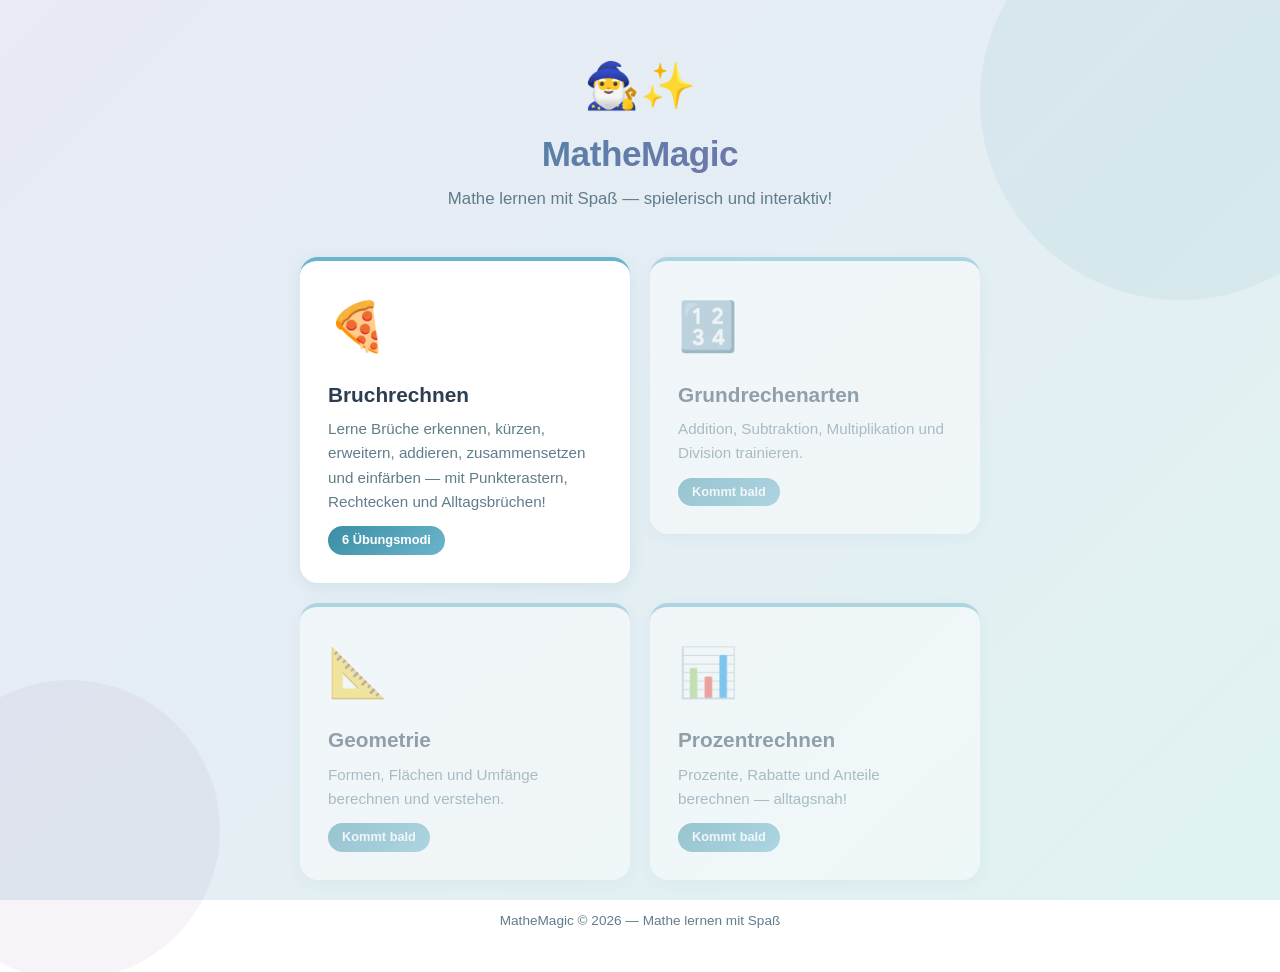
<file: index.html>
<!DOCTYPE html>
<html lang="de">
<head>
    <meta charset="UTF-8">
    <meta name="viewport" content="width=device-width, initial-scale=1.0">
    <title>MatheMagic — Mathe lernen mit Spass</title>
    <link rel="icon" href="assets/favicon.svg" type="image/svg+xml">
    <link rel="stylesheet" href="css/style.css?v=4">
</head>
<body>
    <div class="container">
        <header class="header">
            <div class="header-logo">🧙‍♂️✨</div>
            <h1 class="header-title">MatheMagic</h1>
            <p class="header-subtitle">Mathe lernen mit Spaß — spielerisch und interaktiv!</p>
        </header>

        <main>
            <div class="topics-grid">
                <a href="brueche.html" class="card-link">
                    <div class="card">
                        <div class="card-icon">🍕</div>
                        <h2 class="card-title">Bruchrechnen</h2>
                        <p class="card-desc">Lerne Brüche erkennen, kürzen, erweitern, addieren, zusammensetzen und einfärben — mit Punkterastern, Rechtecken und Alltagsbrüchen!</p>
                        <span class="card-badge">6 Übungsmodi</span>
                    </div>
                </a>

                <div class="card-link topic-card-disabled">
                    <div class="card">
                        <div class="card-icon">🔢</div>
                        <h2 class="card-title">Grundrechenarten</h2>
                        <p class="card-desc">Addition, Subtraktion, Multiplikation und Division trainieren.</p>
                        <span class="card-badge">Kommt bald</span>
                    </div>
                </div>

                <div class="card-link topic-card-disabled">
                    <div class="card">
                        <div class="card-icon">📐</div>
                        <h2 class="card-title">Geometrie</h2>
                        <p class="card-desc">Formen, Flächen und Umfänge berechnen und verstehen.</p>
                        <span class="card-badge">Kommt bald</span>
                    </div>
                </div>

                <div class="card-link topic-card-disabled">
                    <div class="card">
                        <div class="card-icon">📊</div>
                        <h2 class="card-title">Prozentrechnen</h2>
                        <p class="card-desc">Prozente, Rabatte und Anteile berechnen — alltagsnah!</p>
                        <span class="card-badge">Kommt bald</span>
                    </div>
                </div>
            </div>
        </main>

        <footer class="footer">
            MatheMagic &copy; 2026 — Mathe lernen mit Spaß
        </footer>
    </div>
</body>
</html>
</file>
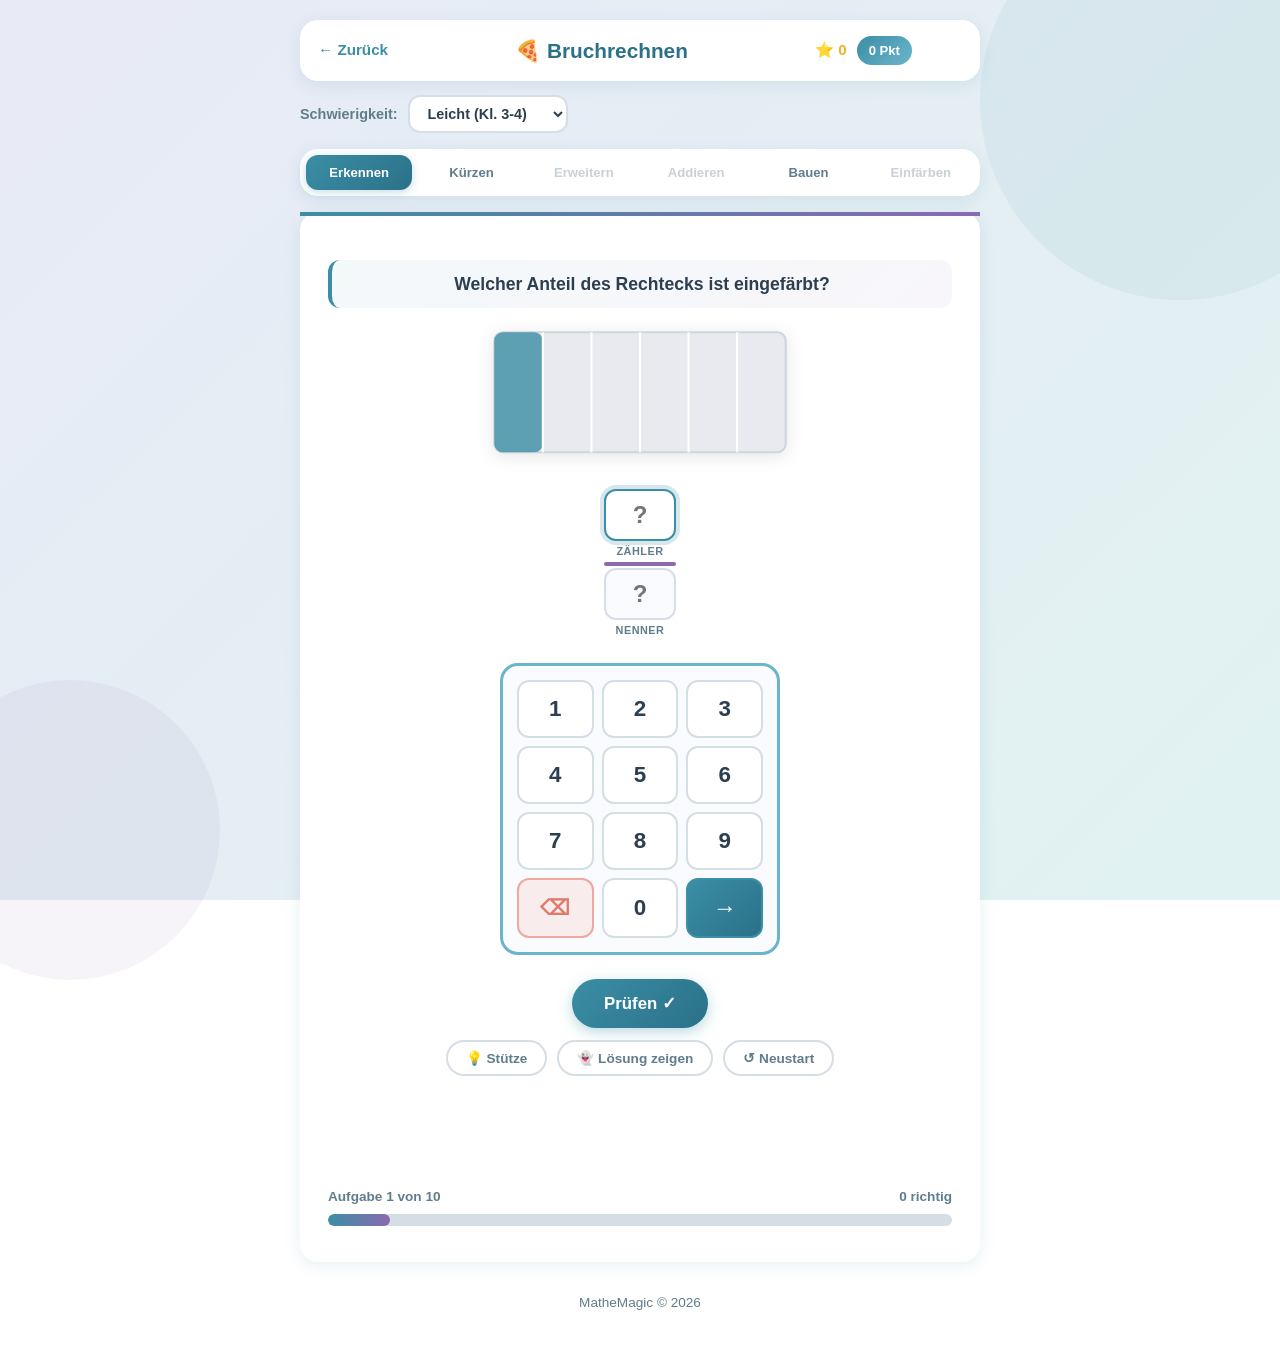
<file: brueche.html>
<!DOCTYPE html>
<html lang="de">
<head>
    <meta charset="UTF-8">
    <meta name="viewport" content="width=device-width, initial-scale=1.0">
    <title>Bruchrechnen — MatheMagic</title>
    <link rel="icon" href="assets/favicon.svg" type="image/svg+xml">
    <link rel="stylesheet" href="css/style.css?v=4">
</head>
<body>
    <div class="container">
        <!-- Navigation -->
        <nav class="nav">
            <a href="index.html" class="nav-back">← Zurück</a>
            <span class="nav-title">🍕 Bruchrechnen</span>
            <div class="nav-score">
                <span class="score-stars" id="starsDisplay">⭐ 0</span>
                <span class="score-points" id="pointsDisplay">0 Pkt</span>
                <span class="score-streak" id="streakDisplay"></span>
            </div>
        </nav>

        <!-- Schwierigkeitsgrad -->
        <div class="difficulty-bar">
            <span class="difficulty-label">Schwierigkeit:</span>
            <select class="difficulty-select" id="difficultySelect">
                <option value="easy">Leicht (Kl. 3-4)</option>
                <option value="medium">Mittel (Kl. 4-5)</option>
                <option value="hard">Schwer (Kl. 5-6)</option>
            </select>
        </div>

        <!-- Tabs -->
        <div class="tabs" id="modeTabs">
            <button class="tab active" data-mode="recognize">Erkennen</button>
            <button class="tab" data-mode="simplify">Kürzen</button>
            <button class="tab" data-mode="expand">Erweitern</button>
            <button class="tab" data-mode="add">Addieren</button>
            <button class="tab" data-mode="build">Bauen</button>
            <button class="tab" data-mode="paint">Einfärben</button>
        </div>

        <!-- Hauptbereich -->
        <div class="card">
            <div class="task-area">
                <!-- Aufgabentext -->
                <p class="task-instruction" id="taskInstruction">Welcher Bruch wird hier angezeigt?</p>

                <!-- SVG Visualisierung (für Erkennen/Kürzen/Erweitern/Addieren) -->
                <div class="svg-container" id="svgContainer"></div>

                <!-- Standard Aufgabe + Eingabe -->
                <div class="task-fraction-display" id="taskDisplay"></div>

                <!-- Build-Modus Bereich -->
                <div class="build-area" id="buildArea">
                    <div class="build-layout">
                        <!-- Drop Zone -->
                        <div class="drop-zone" id="dropZone">
                            <svg viewBox="0 0 200 200" id="buildSVG"></svg>
                            <div class="drop-zone-label" id="dropLabel">Klicke auf Bruchstücke oder ziehe sie hierher!</div>
                            <div class="ghost-circle" id="ghostCircle">
                                <svg viewBox="0 0 200 200" id="ghostSVG"></svg>
                            </div>
                        </div>

                        <!-- Hinzugefügte Stücke -->
                        <div class="build-added" id="buildAdded"></div>

                        <!-- Summe Anzeige -->
                        <div class="build-sum" id="buildSum"></div>

                        <!-- Bruchstücke Palette -->
                        <div class="pieces-palette" id="piecesPalette"></div>

                        <!-- Antwort-Eingabe -->
                        <div class="build-answer" id="buildAnswer">
                            <span class="build-answer-label">Ergebnis =</span>
                            <div class="fraction-input">
                                <input type="number" id="buildNum" placeholder="?" autocomplete="off" inputmode="none" readonly>
                                <span class="fraction-line"></span>
                                <input type="number" id="buildDen" placeholder="?" autocomplete="off" inputmode="none" readonly>
                            </div>
                        </div>
                    </div>
                </div>

                <!-- Einfärben-Modus Bereich -->
                <div class="paint-area" id="paintArea">
                    <div class="paint-layout">
                        <div class="paint-grid-container" id="paintGrid"></div>
                        <div class="paint-counter" id="paintCounter">0 von 0 eingefärbt</div>
                    </div>
                </div>

                <!-- Zahlentastatur -->
                <div class="numpad" id="numpad">
                    <button class="numpad-key" data-val="1">1</button>
                    <button class="numpad-key" data-val="2">2</button>
                    <button class="numpad-key" data-val="3">3</button>
                    <button class="numpad-key" data-val="4">4</button>
                    <button class="numpad-key" data-val="5">5</button>
                    <button class="numpad-key" data-val="6">6</button>
                    <button class="numpad-key" data-val="7">7</button>
                    <button class="numpad-key" data-val="8">8</button>
                    <button class="numpad-key" data-val="9">9</button>
                    <button class="numpad-key numpad-del" data-val="del">⌫</button>
                    <button class="numpad-key" data-val="0">0</button>
                    <button class="numpad-key numpad-next" data-val="ok">→</button>
                </div>

                <!-- Aktionsbuttons -->
                <div class="actions">
                    <button class="btn btn-primary" id="checkBtn">Prüfen ✓</button>
                    <button class="btn btn-success" id="nextBtn" style="display:none;">Nächste →</button>
                </div>

                <!-- Stütze + Ghost + Reset Buttons -->
                <div class="support-buttons">
                    <button class="btn btn-small btn-outline" id="hintBtn">💡 Stütze</button>
                    <button class="btn btn-small btn-outline" id="ghostBtn">👻 Lösung zeigen</button>
                    <button class="btn btn-small btn-reset" id="resetBtn">↺ Neustart</button>
                </div>

                <!-- Stütze Anzeige -->
                <div class="hint-box" id="hintBox"></div>

                <!-- Feedback -->
                <div class="feedback" id="feedback"></div>
            </div>

            <!-- Fortschritt -->
            <div class="progress-bar-container">
                <div class="progress-info">
                    <span id="taskCounter">Aufgabe 1 von 10</span>
                    <span id="correctCounter">0 richtig</span>
                </div>
                <div class="progress-bar">
                    <div class="progress-fill" id="progressFill"></div>
                </div>
            </div>
        </div>

        <footer class="footer">
            MatheMagic &copy; 2026
        </footer>
    </div>

    <!-- Ergebnis-Overlay -->
    <div class="result-overlay" id="resultOverlay">
        <div class="result-card">
            <div class="result-emoji" id="resultEmoji">🎉</div>
            <h2 class="result-title" id="resultTitle">Super gemacht!</h2>
            <div class="result-stats">
                <div class="result-stat">
                    <div class="result-stat-value" id="resultCorrect">0</div>
                    <div class="result-stat-label">Richtig</div>
                </div>
                <div class="result-stat">
                    <div class="result-stat-value" id="resultWrong">0</div>
                    <div class="result-stat-label">Falsch</div>
                </div>
                <div class="result-stat">
                    <div class="result-stat-value" id="resultPoints">0</div>
                    <div class="result-stat-label">Punkte</div>
                </div>
            </div>
            <div class="result-stars" id="resultStars"></div>
            <p class="result-message" id="resultMessage">Weiter so!</p>
            <button class="btn btn-primary btn-block" id="restartBtn">Nochmal spielen 🔄</button>
        </div>
    </div>

    <script src="js/confetti.js?v=4"></script>
    <script src="js/brueche.js?v=4"></script>
</body>
</html>
</file>
<file: css/style.css>
/* ========================================
   MatheMagic — Kinderfreundliches Design
   ======================================== */

:root {
    --primary: #3B8EA5;
    --primary-light: #6BB5CC;
    --primary-dark: #2A7189;
    --secondary: #8B6AAF;
    --secondary-light: #B89DD4;
    --success: #4CAF82;
    --success-light: #7DD4A8;
    --success-bg: rgba(76, 175, 130, 0.12);
    --error: #E07A6A;
    --error-light: #F0A89E;
    --error-bg: rgba(224, 122, 106, 0.12);
    --star: #F0B429;
    --star-light: #FFD66B;
    --bg-start: #E8EAF6;
    --bg-end: #E0F2F1;
    --surface: #ffffff;
    --surface-warm: #FAFBFF;
    --text: #2C3E50;
    --text-light: #607D8B;
    --border: #D5DDE5;
    --radius: 18px;
    --radius-sm: 12px;
    --shadow: 0 4px 16px rgba(59, 142, 165, 0.12);
    --shadow-lg: 0 8px 32px rgba(59, 142, 165, 0.18);
    --shadow-color: 0 4px 16px rgba(139, 106, 175, 0.15);
}

* {
    margin: 0;
    padding: 0;
    box-sizing: border-box;
}

body {
    font-family: -apple-system, BlinkMacSystemFont, "Segoe UI", Roboto, Helvetica, Arial, sans-serif;
    background: linear-gradient(135deg, var(--bg-start) 0%, var(--bg-end) 100%);
    background-attachment: fixed;
    color: var(--text);
    min-height: 100vh;
    line-height: 1.6;
    position: relative;
    overflow-x: hidden;
}

/* Dekorative Hintergrund-Elemente */
body::before,
body::after {
    content: '';
    position: fixed;
    border-radius: 50%;
    opacity: 0.07;
    pointer-events: none;
    z-index: 0;
}

body::before {
    width: 400px;
    height: 400px;
    background: var(--primary);
    top: -100px;
    right: -100px;
    animation: float-slow 20s ease-in-out infinite;
}

body::after {
    width: 300px;
    height: 300px;
    background: var(--secondary);
    bottom: -80px;
    left: -80px;
    animation: float-slow 25s ease-in-out infinite reverse;
}

@keyframes float-slow {
    0%, 100% { transform: translate(0, 0) scale(1); }
    50% { transform: translate(30px, 20px) scale(1.05); }
}

/* ========================================
   Layout
   ======================================== */

.container {
    max-width: 720px;
    margin: 0 auto;
    padding: 20px;
    position: relative;
    z-index: 1;
}

/* ========================================
   Header / Nav
   ======================================== */

.header {
    text-align: center;
    padding: 30px 0 20px;
}

.header-logo {
    font-size: 2.8rem;
    margin-bottom: 4px;
    animation: bounce-in 0.6s ease;
}

.header-title {
    font-size: 2.2rem;
    font-weight: 800;
    background: linear-gradient(135deg, var(--primary), var(--secondary));
    -webkit-background-clip: text;
    -webkit-text-fill-color: transparent;
    background-clip: text;
    letter-spacing: -0.5px;
}

.header-subtitle {
    color: var(--text-light);
    font-size: 1.05rem;
    margin-top: 4px;
}

.nav {
    display: flex;
    align-items: center;
    justify-content: space-between;
    padding: 14px 18px;
    margin-bottom: 14px;
    background: var(--surface);
    border-radius: var(--radius);
    box-shadow: var(--shadow);
}

.nav-back {
    display: flex;
    align-items: center;
    gap: 6px;
    text-decoration: none;
    color: var(--primary);
    font-weight: 600;
    font-size: 0.95rem;
    transition: opacity 0.2s;
}

.nav-back:hover {
    opacity: 0.7;
}

.nav-title {
    font-size: 1.3rem;
    font-weight: 700;
    color: var(--primary-dark);
}

.nav-score {
    display: flex;
    align-items: center;
    gap: 10px;
    font-weight: 700;
    font-size: 0.9rem;
}

.score-points {
    background: linear-gradient(135deg, var(--primary), var(--primary-light));
    color: white;
    padding: 4px 12px;
    border-radius: 20px;
    font-size: 0.82rem;
}

.score-streak {
    color: var(--error);
    font-size: 0.95rem;
    min-width: 40px;
    text-align: center;
}

.score-stars {
    color: var(--star);
    font-size: 0.95rem;
}

/* ========================================
   Cards
   ======================================== */

.card {
    background: var(--surface);
    border-radius: var(--radius);
    padding: 28px;
    box-shadow: var(--shadow);
    border-top: 4px solid;
    border-image: linear-gradient(90deg, var(--primary), var(--secondary)) 1;
    transition: transform 0.2s, box-shadow 0.2s;
}

.card-link {
    text-decoration: none;
    color: inherit;
    display: block;
}

.card-link .card {
    border-image: none;
    border-top: 4px solid var(--primary-light);
    position: relative;
    overflow: hidden;
}

.card-link .card::after {
    content: '';
    position: absolute;
    top: 0;
    left: 0;
    right: 0;
    height: 4px;
    background: linear-gradient(90deg, var(--primary), var(--secondary));
    transform: scaleX(0);
    transition: transform 0.3s ease;
}

.card-link .card:hover::after {
    transform: scaleX(1);
}

.card-link .card:hover {
    transform: translateY(-4px);
    box-shadow: var(--shadow-lg);
}

.card-icon {
    font-size: 3rem;
    margin-bottom: 12px;
}

.card-title {
    font-size: 1.3rem;
    font-weight: 700;
    margin-bottom: 6px;
    color: var(--text);
}

.card-desc {
    color: var(--text-light);
    font-size: 0.95rem;
}

.card-badge {
    display: inline-block;
    margin-top: 12px;
    padding: 4px 14px;
    background: linear-gradient(135deg, var(--primary), var(--primary-light));
    color: white;
    border-radius: 20px;
    font-size: 0.8rem;
    font-weight: 600;
}

.topics-grid {
    display: grid;
    grid-template-columns: repeat(auto-fill, minmax(280px, 1fr));
    gap: 20px;
    margin-top: 24px;
}

.topic-card-disabled {
    opacity: 0.45;
    pointer-events: none;
}

/* ========================================
   Tabs
   ======================================== */

.tabs {
    display: flex;
    gap: 6px;
    margin-bottom: 16px;
    flex-wrap: wrap;
    background: var(--surface);
    padding: 6px;
    border-radius: var(--radius);
    box-shadow: var(--shadow);
}

.tab {
    flex: 1;
    min-width: 0;
    padding: 10px 8px;
    border: none;
    border-radius: var(--radius-sm);
    background: transparent;
    color: var(--text-light);
    font-weight: 600;
    font-size: 0.82rem;
    cursor: pointer;
    transition: all 0.25s ease;
    text-align: center;
    white-space: nowrap;
    overflow: hidden;
    text-overflow: ellipsis;
    position: relative;
}

.tab:hover {
    background: rgba(59, 142, 165, 0.08);
    color: var(--primary);
}

.tab.active {
    background: linear-gradient(135deg, var(--primary), var(--primary-dark));
    color: white;
    box-shadow: 0 2px 8px rgba(59, 142, 165, 0.3);
}

.tab:disabled {
    opacity: 0.35;
    cursor: not-allowed;
}

/* ========================================
   Schwierigkeitsgrad
   ======================================== */

.difficulty-bar {
    display: flex;
    align-items: center;
    gap: 10px;
    margin-bottom: 16px;
}

.difficulty-label {
    font-weight: 600;
    font-size: 0.9rem;
    color: var(--text-light);
    white-space: nowrap;
}

.difficulty-select {
    padding: 8px 14px;
    border: 2px solid var(--border);
    border-radius: var(--radius-sm);
    font-size: 0.9rem;
    font-weight: 600;
    color: var(--text);
    background: var(--surface);
    cursor: pointer;
    transition: border-color 0.2s;
}

.difficulty-select:focus {
    outline: none;
    border-color: var(--primary);
}

/* ========================================
   Aufgabenbereich
   ======================================== */

.task-area {
    text-align: center;
    padding: 16px 0;
}

.task-instruction {
    font-size: 1.1rem;
    color: var(--text);
    font-weight: 600;
    margin-bottom: 20px;
    min-height: 1.6em;
    padding: 10px 16px;
    background: linear-gradient(135deg, rgba(59, 142, 165, 0.06), rgba(139, 106, 175, 0.06));
    border-radius: var(--radius-sm);
    border-left: 4px solid var(--primary);
}

.svg-container {
    margin: 0 auto 24px;
    max-width: 300px;
    animation: fade-in 0.4s ease;
    display: flex;
    justify-content: center;
}

.svg-container svg {
    width: 100%;
    height: auto;
    max-height: 220px;
    filter: drop-shadow(0 3px 8px rgba(0,0,0,0.1));
}

.task-fraction-display {
    display: flex;
    align-items: center;
    justify-content: center;
    gap: 16px;
    margin-bottom: 24px;
    flex-wrap: wrap;
    animation: fade-in 0.3s ease;
}

/* ========================================
   Bruch-Darstellung
   ======================================== */

.fraction {
    display: inline-flex;
    flex-direction: column;
    align-items: center;
    gap: 2px;
    font-size: 1.8rem;
    font-weight: 700;
    color: var(--text);
    padding: 6px 10px;
    background: var(--surface-warm);
    border-radius: var(--radius-sm);
    border: 2px solid var(--border);
}

.fraction-num,
.fraction-den {
    line-height: 1.2;
    min-width: 40px;
    text-align: center;
}

.fraction-line {
    width: 100%;
    min-width: 40px;
    height: 3px;
    background: var(--primary);
    border-radius: 2px;
}

.fraction-operator {
    font-size: 1.8rem;
    font-weight: 700;
    color: var(--text-light);
    align-self: center;
}

.fraction-equals {
    font-size: 1.8rem;
    font-weight: 700;
    color: var(--secondary);
    align-self: center;
}

/* ========================================
   Bruch-Eingabe
   ======================================== */

.fraction-input {
    display: inline-flex;
    flex-direction: column;
    align-items: center;
    gap: 2px;
}

.fraction-input input {
    width: 72px;
    padding: 10px;
    text-align: center;
    font-size: 1.5rem;
    font-weight: 700;
    border: 2px solid var(--border);
    border-radius: var(--radius-sm);
    color: var(--text);
    background: var(--surface-warm);
    transition: all 0.25s ease;
    -moz-appearance: textfield;
}

.fraction-input input::-webkit-outer-spin-button,
.fraction-input input::-webkit-inner-spin-button {
    -webkit-appearance: none;
    margin: 0;
}

.fraction-input input:focus {
    outline: none;
    border-color: var(--primary);
    box-shadow: 0 0 0 4px rgba(59, 142, 165, 0.15);
    background: white;
}

.fraction-input .fraction-line {
    background: var(--secondary);
    height: 4px;
}

/* ========================================
   Schrittweises Kürzen
   ======================================== */

.simplify-area {
    animation: fade-in 0.3s ease;
}

.simplify-chain {
    display: flex;
    align-items: center;
    justify-content: center;
    gap: 6px;
    flex-wrap: wrap;
    margin-bottom: 20px;
    padding: 14px;
    background: var(--surface-warm);
    border-radius: var(--radius-sm);
    border: 2px solid var(--border);
    min-height: 72px;
}

.simplify-step {
    display: inline-flex;
    flex-direction: column;
    align-items: center;
    gap: 1px;
    font-size: 1.3rem;
    font-weight: 700;
    padding: 6px 10px;
    border-radius: 8px;
    background: white;
    border: 2px solid var(--border);
    transition: all 0.3s ease;
}

.simplify-step .s-line {
    width: 100%;
    height: 2px;
    background: var(--text);
    border-radius: 1px;
}

.simplify-step.current {
    border-color: var(--primary);
    background: rgba(59, 142, 165, 0.06);
    box-shadow: 0 2px 8px rgba(59, 142, 165, 0.15);
    animation: pop-in 0.3s ease;
}

.simplify-step.done {
    opacity: 0.55;
    border-color: var(--success-light);
    font-size: 1.1rem;
    padding: 4px 8px;
}

.simplify-step.final {
    border-color: var(--success);
    background: var(--success-bg);
    color: var(--success);
    animation: pop-in 0.3s ease;
}

.simplify-arrow {
    display: flex;
    flex-direction: column;
    align-items: center;
    line-height: 1;
}

.simplify-arrow-div {
    font-size: 0.7rem;
    font-weight: 700;
    color: var(--secondary);
}

.simplify-arrow-sym {
    font-size: 1rem;
    color: var(--text-light);
}

.divisor-area {
    display: flex;
    align-items: center;
    justify-content: center;
    gap: 12px;
    margin-bottom: 10px;
}

.divisor-prompt {
    font-weight: 600;
    color: var(--text);
    font-size: 0.95rem;
}

.divisor-input {
    width: 64px;
    padding: 10px;
    text-align: center;
    font-size: 1.4rem;
    font-weight: 700;
    border: 3px solid var(--secondary);
    border-radius: var(--radius-sm);
    color: var(--text);
    background: white;
    transition: all 0.2s;
    -moz-appearance: textfield;
}

.divisor-input::-webkit-outer-spin-button,
.divisor-input::-webkit-inner-spin-button {
    -webkit-appearance: none;
    margin: 0;
}

.divisor-input:focus {
    outline: none;
    box-shadow: 0 0 0 4px rgba(139, 106, 175, 0.18);
}

.simplify-complete-msg {
    font-size: 1.05rem;
    font-weight: 700;
    color: var(--success);
    padding: 8px 16px;
    background: var(--success-bg);
    border-radius: var(--radius-sm);
    animation: pop-in 0.3s ease;
}

.simplify-error-msg {
    font-size: 0.88rem;
    font-weight: 600;
    color: var(--error);
    min-height: 1.3em;
    margin-top: 6px;
    transition: opacity 0.3s;
}

.step-label {
    font-size: 0.78rem;
    font-weight: 700;
    color: var(--primary);
    text-transform: uppercase;
    letter-spacing: 0.5px;
    margin-bottom: 6px;
}

/* Kontext-Text (X von Y sind grau, Massstab) */
.task-context-text {
    font-size: 1.1rem;
    font-weight: 700;
    color: var(--secondary);
    margin-bottom: 14px;
    padding: 10px 16px;
    background: rgba(139, 106, 175, 0.08);
    border-radius: var(--radius-sm);
    border-left: 4px solid var(--secondary);
    text-align: center;
}

/* ========================================
   Zahlentastatur (Numpad)
   ======================================== */

.numpad {
    display: none;
    grid-template-columns: repeat(3, 1fr);
    gap: 8px;
    max-width: 280px;
    margin: 18px auto 6px;
    padding: 14px;
    background: var(--surface-warm);
    border-radius: var(--radius);
    border: 3px solid var(--primary-light);
}

.numpad.active {
    display: grid;
    animation: fade-in 0.2s ease, numpad-glow 1.5s ease-in-out infinite;
}

@keyframes numpad-glow {
    0%, 100% { border-color: var(--primary-light); box-shadow: 0 0 0 0 rgba(59, 142, 165, 0); }
    50% { border-color: var(--primary); box-shadow: 0 0 12px 2px rgba(59, 142, 165, 0.25); }
}

.numpad-key {
    display: flex;
    align-items: center;
    justify-content: center;
    padding: 14px 8px;
    border: 2px solid var(--border);
    border-radius: var(--radius-sm);
    background: white;
    color: var(--text);
    font-size: 1.4rem;
    font-weight: 700;
    cursor: pointer;
    transition: all 0.15s ease;
    user-select: none;
    -webkit-user-select: none;
    -webkit-tap-highlight-color: transparent;
    touch-action: manipulation;
}

.numpad-key:hover {
    background: rgba(59, 142, 165, 0.06);
    border-color: var(--primary-light);
}

.numpad-key:active {
    transform: scale(0.93);
    background: rgba(59, 142, 165, 0.12);
    border-color: var(--primary);
}

.numpad-del {
    background: var(--error-bg);
    border-color: var(--error-light);
    color: var(--error);
    font-size: 1.3rem;
}

.numpad-del:hover {
    background: rgba(224, 122, 106, 0.18);
    border-color: var(--error);
}

.numpad-next {
    background: linear-gradient(135deg, var(--primary), var(--primary-dark));
    border-color: var(--primary);
    color: white;
    font-size: 1.5rem;
}

.numpad-next:hover {
    box-shadow: 0 2px 8px rgba(59, 142, 165, 0.3);
}

.numpad-next:active {
    transform: scale(0.93);
}

/* Aktives Eingabefeld Highlight */
.numpad-active {
    border-color: var(--primary) !important;
    box-shadow: 0 0 0 4px rgba(59, 142, 165, 0.2) !important;
    background: white !important;
}

/* Blinkender Unterstrich — wartet auf weitere Eingabe */
.numpad-waiting {
    border-bottom: 3px solid var(--primary) !important;
    animation: blink-cursor 0.6s step-end infinite !important;
}

@keyframes blink-cursor {
    0%, 100% { border-bottom-color: var(--primary); }
    50% { border-bottom-color: transparent; }
}

/* Label unter Eingabefeldern */
.fraction-input-label {
    font-size: 0.68rem;
    font-weight: 600;
    color: var(--text-light);
    text-transform: uppercase;
    letter-spacing: 0.5px;
}

/* ========================================
   Buttons
   ======================================== */

.btn {
    display: inline-flex;
    align-items: center;
    justify-content: center;
    gap: 8px;
    padding: 14px 32px;
    border: none;
    border-radius: 50px;
    font-size: 1.05rem;
    font-weight: 700;
    cursor: pointer;
    transition: all 0.25s ease;
    position: relative;
    overflow: hidden;
}

.btn-primary {
    background: linear-gradient(135deg, var(--primary), var(--primary-dark));
    color: white;
    box-shadow: 0 4px 14px rgba(59, 142, 165, 0.35);
}

.btn-primary:hover {
    transform: translateY(-2px);
    box-shadow: 0 6px 20px rgba(59, 142, 165, 0.45);
}

.btn-primary:active {
    transform: translateY(0);
}

.btn-primary:disabled {
    opacity: 0.5;
    cursor: not-allowed;
    transform: none;
}

.btn-pulse {
    animation: pulse-btn 0.8s ease infinite;
}

@keyframes pulse-btn {
    0%, 100% { transform: scale(1); box-shadow: 0 4px 14px rgba(59, 142, 165, 0.35); }
    50% { transform: scale(1.08); box-shadow: 0 6px 24px rgba(59, 142, 165, 0.55); }
}

.btn-success {
    background: linear-gradient(135deg, var(--success), #3d9a6e);
    color: white;
    box-shadow: 0 4px 14px rgba(76, 175, 130, 0.35);
}

.btn-success:hover {
    transform: translateY(-2px);
    box-shadow: 0 6px 20px rgba(76, 175, 130, 0.45);
}

.btn-small {
    padding: 8px 18px;
    font-size: 0.85rem;
}

.btn-outline {
    background: var(--surface);
    color: var(--text-light);
    border: 2px solid var(--border);
    box-shadow: none;
}

.btn-outline:hover {
    border-color: var(--primary-light);
    color: var(--primary);
    background: rgba(59, 142, 165, 0.05);
    transform: translateY(-1px);
}

.btn-reset {
    background: var(--surface);
    color: var(--text-light);
    border: 2px solid var(--border);
    box-shadow: none;
    font-size: 0.85rem;
    padding: 8px 18px;
}

.btn-reset:hover {
    border-color: var(--error-light);
    color: var(--error);
    background: var(--error-bg);
}

.btn-block {
    width: 100%;
}

.actions {
    margin-top: 24px;
    display: flex;
    justify-content: center;
    gap: 12px;
    flex-wrap: wrap;
}

.support-buttons {
    display: flex;
    justify-content: center;
    gap: 10px;
    margin-top: 12px;
}

/* ========================================
   Stütze / Hint Box
   ======================================== */

.hint-box {
    margin-top: 12px;
    padding: 14px 18px;
    background: linear-gradient(135deg, rgba(240, 180, 41, 0.1), rgba(255, 214, 107, 0.1));
    border: 2px solid var(--star);
    border-radius: var(--radius-sm);
    color: #7a5f12;
    font-weight: 600;
    font-size: 0.92rem;
    display: none;
    animation: slide-down 0.3s ease;
}

.hint-box.show {
    display: block;
}

@keyframes slide-down {
    from { opacity: 0; transform: translateY(-8px); }
    to { opacity: 1; transform: translateY(0); }
}

/* ========================================
   Ghost-Lösung
   ======================================== */

.ghost-answer {
    opacity: 0.35;
    pointer-events: none;
    transition: opacity 1.5s ease;
    color: var(--secondary) !important;
}

.ghost-answer.fade-out {
    opacity: 0;
}

/* ========================================
   Build-Modus (Zusammensetzen)
   ======================================== */

.build-area {
    display: none;
}

.build-area.active {
    display: block;
    animation: fade-in 0.3s ease;
}

.build-layout {
    display: flex;
    flex-direction: column;
    align-items: center;
    gap: 18px;
}

.drop-zone {
    position: relative;
    width: 200px;
    height: 200px;
    border-radius: 50%;
    border: 3px dashed var(--primary-light);
    background: var(--surface-warm);
    transition: all 0.25s ease;
    cursor: default;
}

.drop-zone.drag-over {
    border-color: var(--primary);
    background: rgba(59, 142, 165, 0.08);
    border-style: solid;
    transform: scale(1.03);
    box-shadow: 0 0 20px rgba(59, 142, 165, 0.2);
}

.drop-zone svg {
    width: 100%;
    height: 100%;
    filter: drop-shadow(0 2px 6px rgba(0,0,0,0.08));
}

.drop-zone-label {
    position: absolute;
    inset: 0;
    display: flex;
    align-items: center;
    justify-content: center;
    color: var(--text-light);
    font-size: 0.82rem;
    font-weight: 600;
    text-align: center;
    padding: 30px;
    pointer-events: none;
}

.drop-zone-label.hidden {
    display: none;
}

.ghost-circle {
    position: absolute;
    inset: 0;
    opacity: 0;
    transition: opacity 0.5s ease;
    pointer-events: none;
    border-radius: 50%;
    overflow: hidden;
}

.ghost-circle.show {
    opacity: 0.3;
}

.build-added {
    display: flex;
    flex-wrap: wrap;
    justify-content: center;
    gap: 8px;
    min-height: 36px;
}

.piece-chip {
    display: inline-flex;
    align-items: center;
    gap: 6px;
    padding: 6px 12px;
    background: rgba(59, 142, 165, 0.08);
    border: 2px solid var(--primary-light);
    border-radius: 20px;
    font-weight: 700;
    font-size: 0.88rem;
    color: var(--primary-dark);
    animation: pop-in 0.25s ease;
}

.piece-chip-remove {
    background: none;
    border: none;
    color: var(--error);
    font-size: 1.1rem;
    cursor: pointer;
    padding: 0 2px;
    line-height: 1;
    font-weight: 700;
    transition: transform 0.2s;
}

.piece-chip-remove:hover {
    transform: scale(1.3);
}

.pieces-palette {
    display: grid;
    grid-template-columns: repeat(4, 1fr);
    gap: 10px;
    width: 100%;
    max-width: 400px;
}

.piece-tile {
    display: flex;
    flex-direction: column;
    align-items: center;
    gap: 4px;
    padding: 10px 6px;
    background: var(--surface);
    border: 2px solid var(--border);
    border-radius: var(--radius-sm);
    cursor: grab;
    transition: all 0.2s ease;
    user-select: none;
    -webkit-user-select: none;
}

.piece-tile:hover {
    border-color: var(--primary);
    transform: translateY(-3px);
    box-shadow: var(--shadow);
}

.piece-tile:active {
    cursor: grabbing;
    transform: scale(0.95);
}

.piece-tile.dragging {
    opacity: 0.5;
}

.piece-tile-svg {
    width: 44px;
    height: 44px;
}

.piece-tile-label {
    font-weight: 700;
    font-size: 0.85rem;
    color: var(--text);
}

.build-sum {
    font-size: 1rem;
    font-weight: 600;
    color: var(--text-light);
    min-height: 1.4em;
    padding: 4px 14px;
    border-radius: 20px;
}

.build-sum strong {
    color: var(--primary);
}

.build-answer {
    display: flex;
    align-items: center;
    justify-content: center;
    gap: 12px;
    margin-top: 4px;
}

.build-answer-label {
    font-weight: 600;
    font-size: 1rem;
    color: var(--text-light);
}

/* ========================================
   Einfärben-Modus (Paint)
   ======================================== */

.paint-area {
    display: none;
}

.paint-area.active {
    display: block;
    animation: fade-in 0.3s ease;
}

.paint-layout {
    display: flex;
    flex-direction: column;
    align-items: center;
    gap: 14px;
}

.paint-grid-container {
    max-width: 340px;
    width: 100%;
    border-radius: var(--radius-sm);
    padding: 12px;
    background: var(--surface-warm);
    border: 2px solid var(--border);
}

.paint-grid-container svg {
    width: 100%;
    height: auto;
}

.paint-counter {
    font-size: 0.95rem;
    font-weight: 700;
    color: var(--text-light);
    padding: 6px 18px;
    background: var(--surface-warm);
    border-radius: 20px;
    border: 2px solid var(--border);
    transition: all 0.3s;
}

/* ========================================
   Fortschrittsbalken
   ======================================== */

.progress-bar-container {
    margin: 24px 0 8px;
}

.progress-info {
    display: flex;
    justify-content: space-between;
    font-size: 0.85rem;
    color: var(--text-light);
    font-weight: 600;
    margin-bottom: 6px;
}

.progress-bar {
    width: 100%;
    height: 12px;
    background: var(--border);
    border-radius: 6px;
    overflow: hidden;
}

.progress-fill {
    height: 100%;
    background: linear-gradient(90deg, var(--primary), var(--secondary), var(--primary-light));
    background-size: 200% 100%;
    border-radius: 6px;
    transition: width 0.5s ease;
    width: 0%;
    animation: shimmer 3s ease-in-out infinite;
}

@keyframes shimmer {
    0%, 100% { background-position: 0% 50%; }
    50% { background-position: 100% 50%; }
}

/* ========================================
   Feedback
   ======================================== */

.feedback {
    margin-top: 16px;
    padding: 16px 20px;
    border-radius: var(--radius-sm);
    font-weight: 700;
    font-size: 1.05rem;
    opacity: 0;
    transition: opacity 0.3s;
    min-height: 54px;
    display: flex;
    align-items: center;
    justify-content: center;
    gap: 8px;
}

.feedback.show {
    opacity: 1;
    animation: slide-down 0.3s ease;
}

.feedback.correct {
    background: var(--success-bg);
    color: var(--success);
    border: 2px solid var(--success);
}

.feedback.wrong {
    background: var(--error-bg);
    color: var(--error);
    border: 2px solid var(--error);
}

/* ========================================
   Ergebnis-Overlay
   ======================================== */

.result-overlay {
    display: none;
    position: fixed;
    inset: 0;
    background: rgba(44, 62, 80, 0.6);
    backdrop-filter: blur(4px);
    z-index: 100;
    align-items: center;
    justify-content: center;
    padding: 20px;
}

.result-overlay.show {
    display: flex;
    animation: fade-in 0.3s ease;
}

.result-card {
    background: var(--surface);
    border-radius: 24px;
    padding: 40px 36px;
    max-width: 420px;
    width: 100%;
    text-align: center;
    box-shadow: var(--shadow-lg);
    animation: scale-in 0.4s ease;
    border-top: 5px solid;
    border-image: linear-gradient(90deg, var(--star), var(--primary), var(--secondary)) 1;
}

.result-emoji {
    font-size: 4rem;
    margin-bottom: 12px;
    animation: bounce-in 0.6s ease 0.2s both;
}

.result-title {
    font-size: 1.6rem;
    font-weight: 800;
    background: linear-gradient(135deg, var(--primary), var(--secondary));
    -webkit-background-clip: text;
    -webkit-text-fill-color: transparent;
    background-clip: text;
    margin-bottom: 16px;
}

.result-stats {
    display: flex;
    justify-content: center;
    gap: 24px;
    margin-bottom: 20px;
}

.result-stat {
    text-align: center;
    padding: 12px 16px;
    background: var(--surface-warm);
    border-radius: var(--radius-sm);
    border: 2px solid var(--border);
    min-width: 80px;
}

.result-stat-value {
    font-size: 1.8rem;
    font-weight: 800;
    color: var(--primary);
}

.result-stat-label {
    font-size: 0.78rem;
    color: var(--text-light);
    font-weight: 600;
}

.result-stars {
    font-size: 2rem;
    margin-bottom: 20px;
    letter-spacing: 4px;
}

.result-message {
    color: var(--text-light);
    font-size: 0.95rem;
    margin-bottom: 24px;
}

/* ========================================
   Animationen
   ======================================== */

@keyframes fade-in {
    from { opacity: 0; }
    to { opacity: 1; }
}

@keyframes scale-in {
    from { opacity: 0; transform: scale(0.88); }
    to { opacity: 1; transform: scale(1); }
}

@keyframes bounce-in {
    0% { transform: scale(0); }
    50% { transform: scale(1.15); }
    70% { transform: scale(0.95); }
    100% { transform: scale(1); }
}

@keyframes shake {
    0%, 100% { transform: translateX(0); }
    20% { transform: translateX(-8px); }
    40% { transform: translateX(8px); }
    60% { transform: translateX(-6px); }
    80% { transform: translateX(6px); }
}

.shake {
    animation: shake 0.4s ease;
}

@keyframes glow-green {
    0% { box-shadow: 0 0 0 0 rgba(76, 175, 130, 0.5); }
    50% { box-shadow: 0 0 0 12px rgba(76, 175, 130, 0); }
    100% { box-shadow: 0 0 0 0 rgba(76, 175, 130, 0); }
}

.glow-success {
    animation: glow-green 0.6s ease;
}

@keyframes pop-in {
    0% { transform: scale(0); opacity: 0; }
    70% { transform: scale(1.1); }
    100% { transform: scale(1); opacity: 1; }
}

.pop-in {
    animation: pop-in 0.25s ease;
}

@keyframes confetti-fall {
    0% {
        opacity: 1;
        transform: translateY(0) translateX(0) rotate(0deg) scale(1);
    }
    100% {
        opacity: 0;
        transform: translateY(400px) translateX(var(--drift, 0px)) rotate(720deg) scale(0.3);
    }
}

.confetti-particle {
    position: fixed;
    width: 10px;
    height: 10px;
    border-radius: 2px;
    z-index: 200;
    pointer-events: none;
    animation: confetti-fall 1.5s ease-out forwards;
}

/* Neuer Task Animation */
@keyframes task-enter {
    from { opacity: 0; transform: translateY(12px); }
    to { opacity: 1; transform: translateY(0); }
}

.task-enter {
    animation: task-enter 0.35s ease;
}

/* ========================================
   Footer
   ======================================== */

.footer {
    text-align: center;
    padding: 30px 0 20px;
    color: var(--text-light);
    font-size: 0.85rem;
}

/* ========================================
   Responsive
   ======================================== */

@media (max-width: 500px) {
    .container {
        padding: 12px;
    }

    .header-title {
        font-size: 1.7rem;
    }

    .nav {
        padding: 10px 12px;
        gap: 6px;
    }

    .nav-title {
        font-size: 1rem;
    }

    .nav-score {
        gap: 6px;
        font-size: 0.8rem;
    }

    .score-points {
        padding: 3px 8px;
        font-size: 0.75rem;
    }

    .tab {
        font-size: 0.7rem;
        padding: 8px 4px;
    }

    .card {
        padding: 20px 16px;
    }

    .fraction {
        font-size: 1.4rem;
    }

    .fraction-input input {
        width: 56px;
        font-size: 1.2rem;
    }

    .svg-container {
        max-width: 220px;
    }

    .svg-container svg {
        max-height: 160px;
    }

    .paint-grid-container {
        max-width: 260px;
        padding: 8px;
    }

    .drop-zone {
        width: 160px;
        height: 160px;
    }

    .pieces-palette {
        grid-template-columns: repeat(4, 1fr);
        gap: 6px;
    }

    .piece-tile {
        padding: 8px 4px;
    }

    .piece-tile-svg {
        width: 36px;
        height: 36px;
    }

    .piece-tile-label {
        font-size: 0.75rem;
    }

    .numpad {
        max-width: 260px;
        gap: 6px;
        padding: 10px;
    }

    .numpad-key {
        padding: 12px 6px;
        font-size: 1.25rem;
    }

    .result-stats {
        gap: 12px;
    }

    .result-stat {
        padding: 8px 10px;
        min-width: 65px;
    }

    .result-stat-value {
        font-size: 1.4rem;
    }
}
</file>
